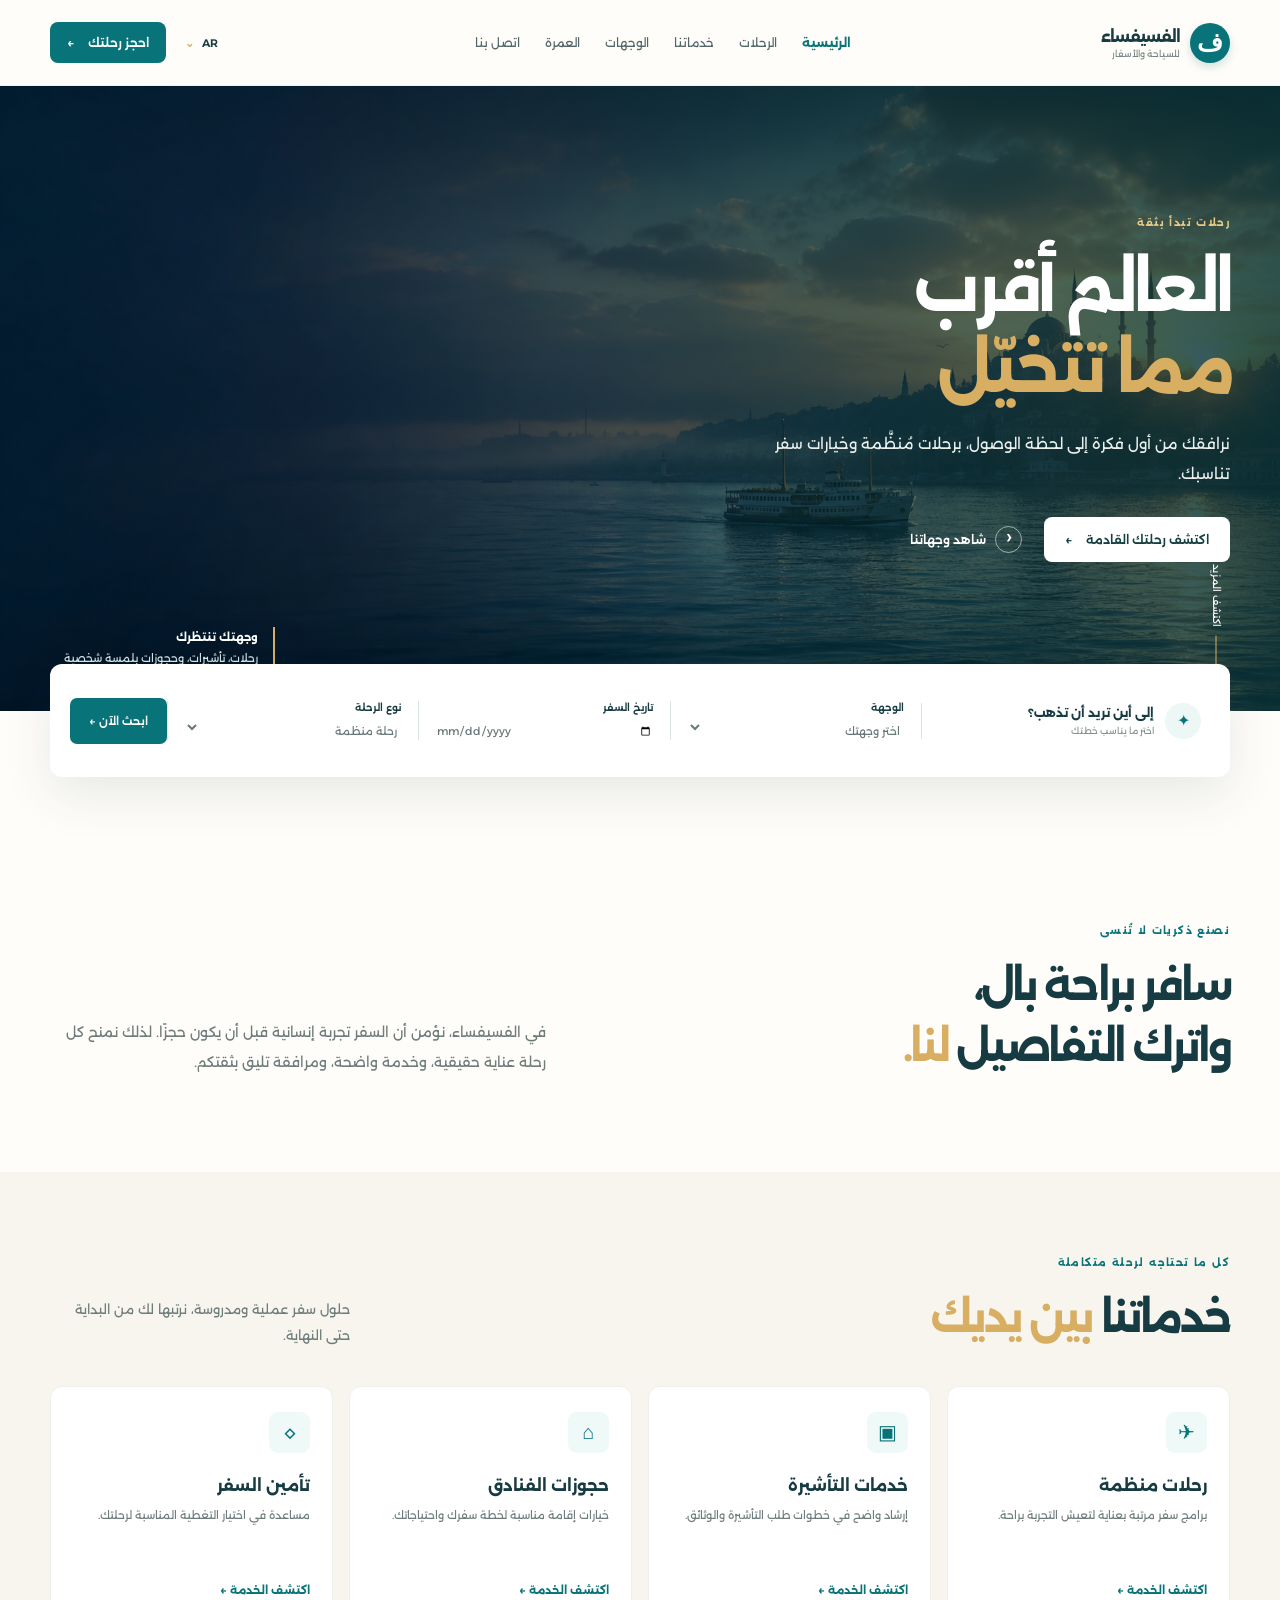
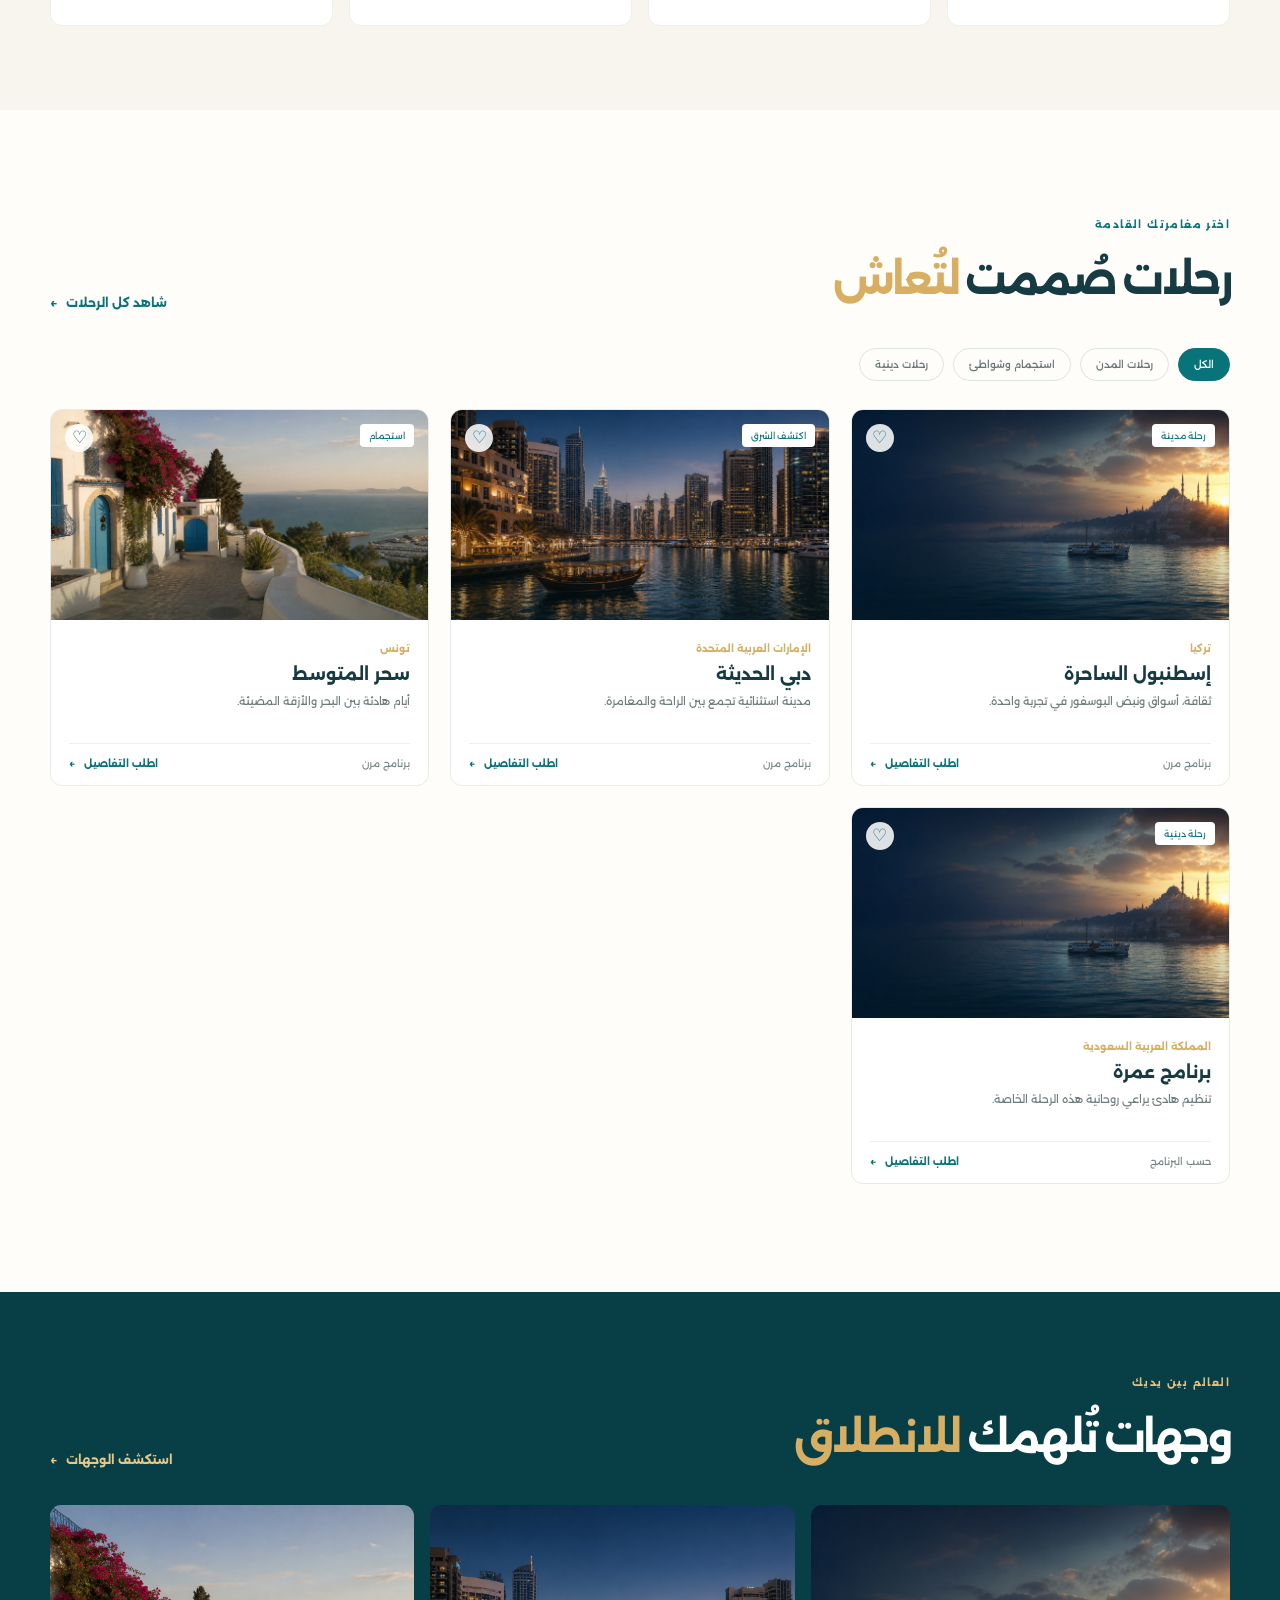
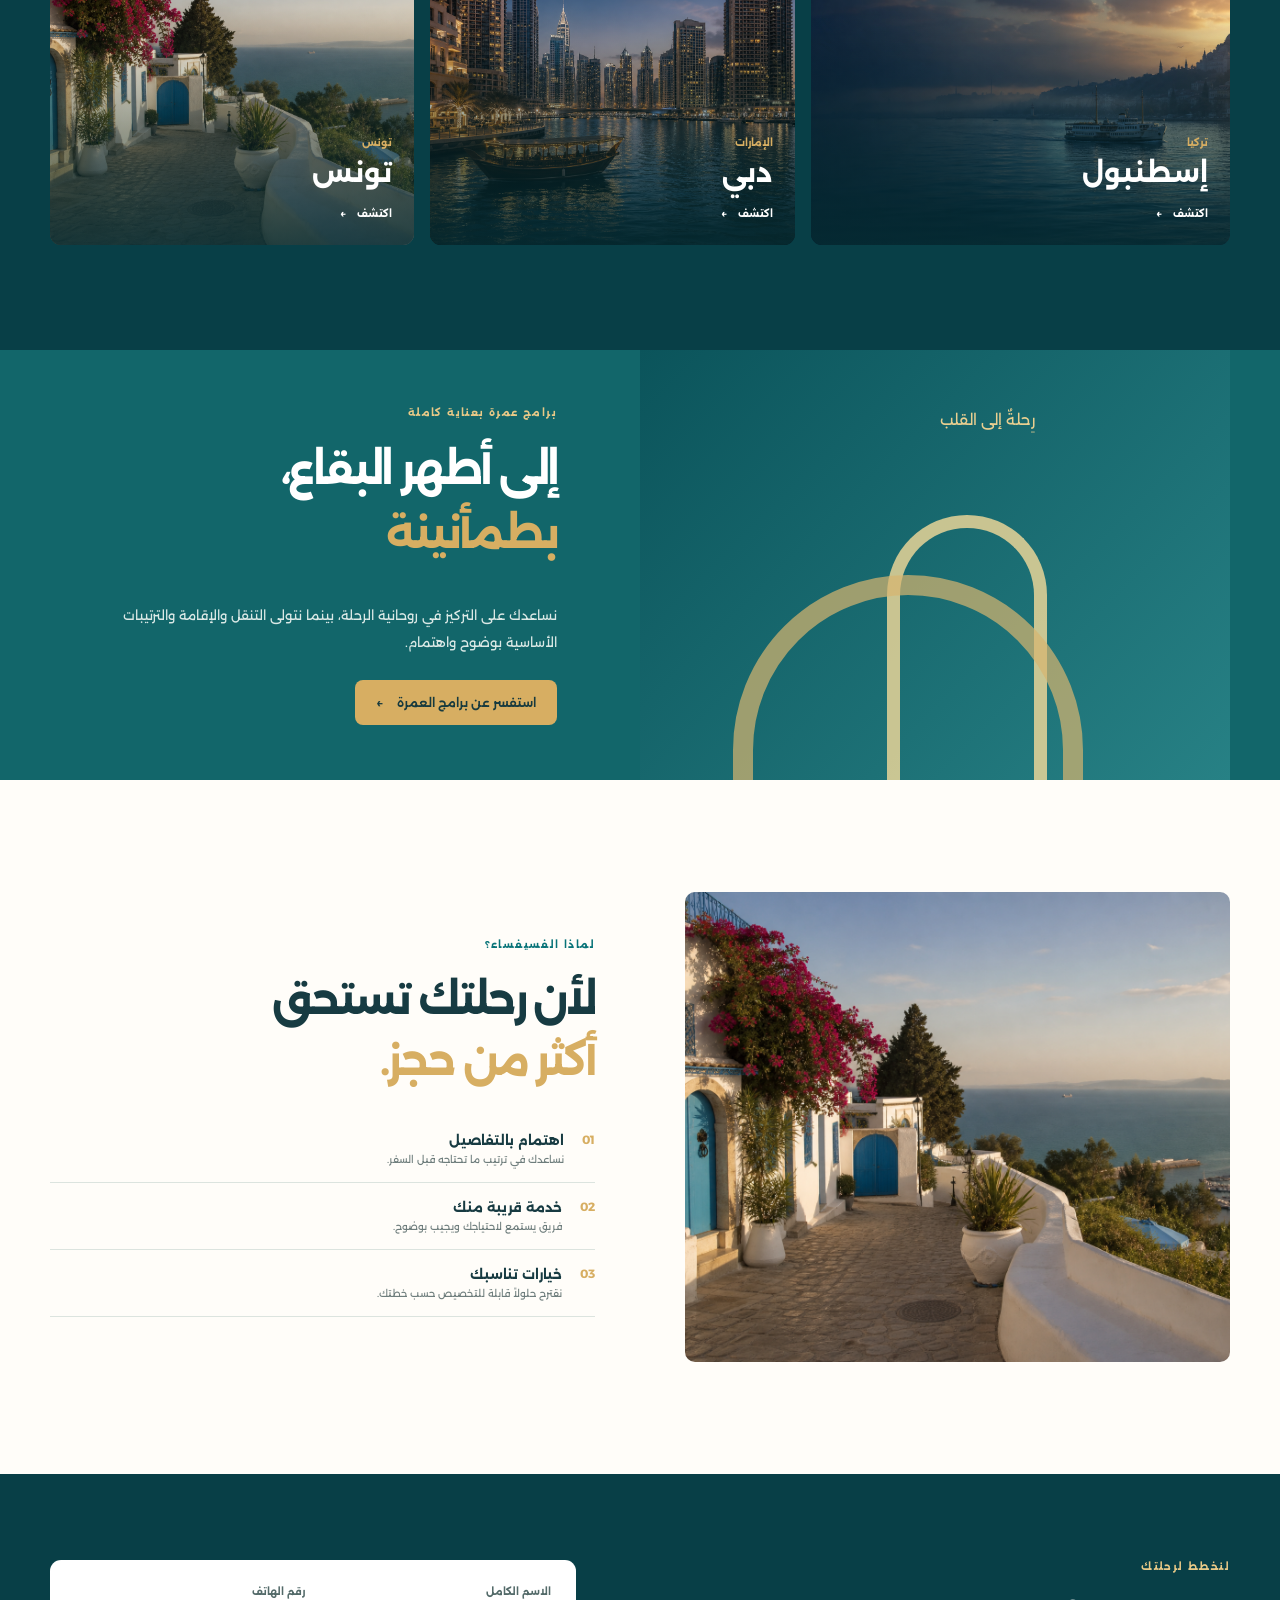
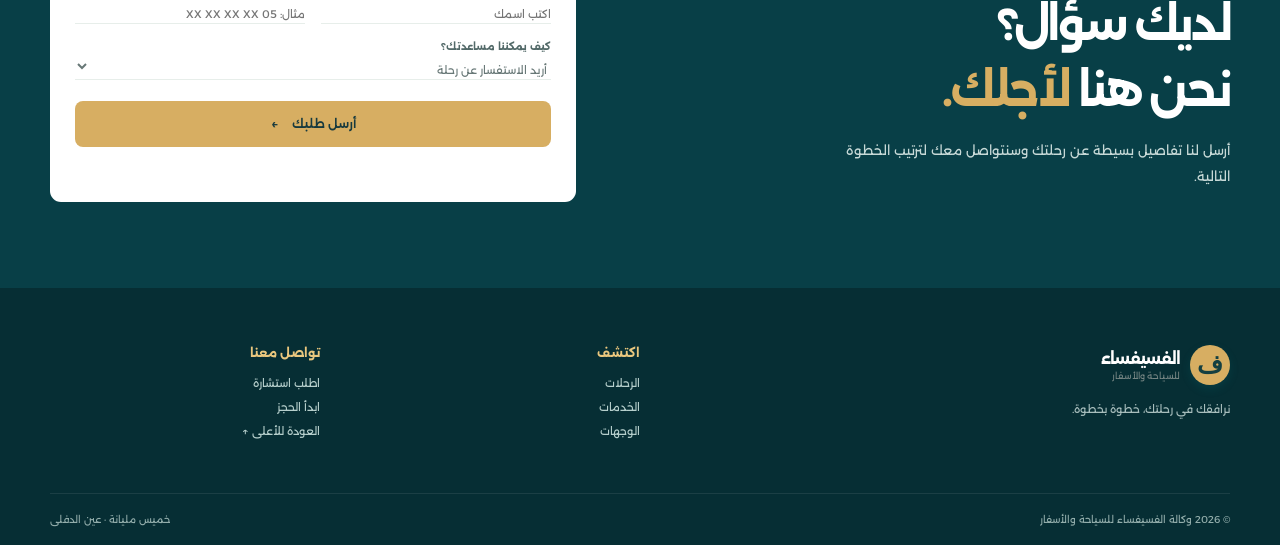
<file: index.html>
<!doctype html>
<html lang="ar" dir="rtl">
<head>
  <meta charset="UTF-8" />
  <meta name="viewport" content="width=device-width, initial-scale=1.0" />
  <meta name="theme-color" content="#076b70" />
  <meta name="description" content="وكالة الفسيفساء للسياحة والأسفار بخميس مليانة، عين الدفلى. رحلات منظمة، تأشيرات، حجوزات فنادق، تذاكر طيران وبرامج عمرة." />
  <meta property="og:title" content="وكالة الفسيفساء للسياحة والأسفار | رحلات، تأشيرات وحجوزات" />
  <meta property="og:description" content="رحلات منظمة، تأشيرات، حجوزات فنادق وتذاكر طيران من خميس مليانة." />
  <meta property="og:type" content="website" />
  <title>وكالة الفسيفساء للسياحة والأسفار | رحلات، تأشيرات وحجوزات</title>
  <link rel="preconnect" href="https://fonts.googleapis.com" />
  <link rel="preconnect" href="https://fonts.gstatic.com" crossorigin />
  <link href="https://fonts.googleapis.com/css2?family=Alexandria:wght@400;500;600;700;800&family=DM+Sans:wght@400;500;600;700&display=swap" rel="stylesheet" />
  <link rel="stylesheet" href="styles.css" />
  <script type="application/ld+json">{"@context":"https://schema.org","@type":"TravelAgency","name":"وكالة الفسيفساء للسياحة والأسفار","alternateName":"Fousyfisa Travel & Tourism","address":{"@type":"PostalAddress","addressLocality":"خميس مليانة","addressRegion":"عين الدفلى","addressCountry":"DZ"},"url":""}</script>
</head>
<body>
  <header class="site-header" id="top">
    <div class="nav-wrap container">
      <a class="brand" href="#top" aria-label="وكالة الفسيفساء للسياحة والأسفار"><span class="brand-symbol">ف</span><span><strong>الفسيفساء</strong><small>للسياحة والأسفار</small></span></a>
      <nav class="main-nav" aria-label="التنقل الرئيسي"><a class="active" href="#top">الرئيسية</a><a href="#packages">الرحلات</a><a href="#services">خدماتنا</a><a href="#destinations">الوجهات</a><a href="#umrah">العمرة</a><a href="#contact">اتصل بنا</a></nav>
      <div class="nav-tools"><button class="lang-switch" type="button" aria-label="Switch language">AR <span>⌄</span></button><a class="nav-cta" href="#booking">احجز رحلتك <span>←</span></a><button class="menu-toggle" type="button" aria-label="فتح القائمة" aria-expanded="false"><i></i><i></i><i></i></button></div>
    </div>
    <div class="mobile-menu container"><a href="#packages">الرحلات</a><a href="#services">خدماتنا</a><a href="#destinations">الوجهات</a><a href="#umrah">العمرة</a><a href="#contact">اتصل بنا</a></div>
  </header>

  <main>
    <section class="hero">
      <img class="hero-photo" src="assets/istanbul-hero.png" alt="منظر إسطنبول عند الغروب" fetchpriority="high" />
      <div class="hero-wash"></div>
      <div class="container hero-content">
        <p class="overline light">رحلات تبدأ بثقة</p>
        <h1>العالم أقرب<br /><em>مما تتخيّل</em></h1>
        <p>نرافقك من أول فكرة إلى لحظة الوصول، برحلات مُنظَّمة وخيارات سفر تناسبك.</p>
        <div class="hero-actions"><a class="button primary" href="#booking">اكتشف رحلتك القادمة <span>←</span></a><a class="watch-link" href="#packages"><b>›</b> شاهد وجهاتنا</a></div>
      </div>
      <a class="hero-scroll" href="#booking"><span></span> اكتشف المزيد</a>
      <div class="hero-card"><strong>وجهتك تنتظرك</strong><span>رحلات، تأشيرات، وحجوزات بلمسة شخصية</span></div>
    </section>

    <section class="booking-area container" id="booking">
      <form class="booking-card" id="booking-form">
        <div class="booking-title"><span class="compass">✦</span><div><b>إلى أين تريد أن تذهب؟</b><small>اختر ما يناسب خطتك</small></div></div>
        <label>الوجهة<select name="destination" required><option value="">اختر وجهتك</option><option>إسطنبول</option><option>دبي</option><option>تونس</option><option>العمرة</option><option>وجهة أخرى</option></select></label>
        <label>تاريخ السفر<input name="date" type="date" /></label>
        <label>نوع الرحلة<select name="type"><option>رحلة منظمة</option><option>إقامة فندقية</option><option>تأشيرة</option><option>عمرة</option></select></label>
        <button class="search-btn" type="submit">ابحث الآن <span>←</span></button>
      </form>
      <p class="form-note" id="booking-feedback" role="status"></p>
    </section>

    <section class="intro container reveal" id="about">
      <div><p class="overline">نصنع ذكريات لا تُنسى</p><h2>سافر براحة بال،<br />واترك التفاصيل <em>لنا.</em></h2></div>
      <p class="intro-copy">في الفسيفساء، نؤمن أن السفر تجربة إنسانية قبل أن يكون حجزًا. لذلك نمنح كل رحلة عناية حقيقية، وخدمة واضحة، ومرافقة تليق بثقتكم.</p>
    </section>

    <section class="services-section" id="services"><div class="container">
      <div class="section-head"><div><p class="overline">كل ما تحتاجه لرحلة متكاملة</p><h2>خدماتنا <em>بين يديك</em></h2></div><p>حلول سفر عملية ومدروسة، نرتبها لك من البداية حتى النهاية.</p></div>
      <div class="services-grid" id="services-grid"></div>
    </div></section>

    <section class="packages-section container reveal" id="packages">
      <div class="section-head"><div><p class="overline">اختر مغامرتك القادمة</p><h2>رحلات صُممت <em>لتُعاش</em></h2></div><a class="text-action" href="offers.html">شاهد كل الرحلات <span>←</span></a></div>
      <div class="package-filters" aria-label="تصفية الرحلات"><button class="selected" data-filter="all">الكل</button><button data-filter="city">رحلات المدن</button><button data-filter="beach">استجمام وشواطئ</button><button data-filter="spiritual">رحلات دينية</button></div>
      <div class="packages-grid" id="packages-grid"></div>
    </section>

    <section class="destinations-section" id="destinations"><div class="container">
      <div class="section-head"><div><p class="overline">العالم بين يديك</p><h2>وجهات تُلهمك <em>للانطلاق</em></h2></div><a class="text-action" href="destinations.html">استكشف الوجهات <span>←</span></a></div>
      <div class="destination-grid" id="destination-grid"></div>
    </div></section>

    <section class="umrah-section" id="umrah"><div class="container umrah-layout"><div class="umrah-visual"><div class="arch"></div><span>رِحلةٌ إلى القلب</span></div><div class="umrah-copy"><p class="overline light">برامج عمرة بعناية كاملة</p><h2>إلى أطهر البقاع،<br /><em>بطمأنينة</em></h2><p>نساعدك على التركيز في روحانية الرحلة، بينما نتولى التنقل والإقامة والترتيبات الأساسية بوضوح واهتمام.</p><a href="#contact" class="button gold">استفسر عن برامج العمرة <span>←</span></a></div></div></section>

    <section class="why-section container reveal"><div class="why-image"><img src="assets/tunis.png" alt="عمارة متوسطية مضيئة" loading="lazy" /></div><div class="why-copy"><p class="overline">لماذا الفسيفساء؟</p><h2>لأن رحلتك تستحق<br /><em>أكثر من حجز.</em></h2><div class="reasons"><div><b>01</b><span><strong>اهتمام بالتفاصيل</strong><small>نساعدك في ترتيب ما تحتاجه قبل السفر.</small></span></div><div><b>02</b><span><strong>خدمة قريبة منك</strong><small>فريق يستمع لاحتياجك ويجيب بوضوح.</small></span></div><div><b>03</b><span><strong>خيارات تناسبك</strong><small>نقترح حلولاً قابلة للتخصيص حسب خطتك.</small></span></div></div></div></section>

    <section class="contact-section" id="contact"><div class="container contact-layout"><div><p class="overline light">لنخطط لرحلتك</p><h2>لديك سؤال؟<br />نحن هنا <em>لأجلك.</em></h2><p>أرسل لنا تفاصيل بسيطة عن رحلتك وسنتواصل معك لترتيب الخطوة التالية.</p></div><form id="contact-form" class="contact-form"><label>الاسم الكامل<input required name="name" minlength="2" placeholder="اكتب اسمك" /></label><label>رقم الهاتف<input required name="phone" inputmode="tel" pattern="[0-9+ ]{7,}" placeholder="مثال: 05 XX XX XX XX" /></label><label>كيف يمكننا مساعدتك؟<select name="subject"><option>أريد الاستفسار عن رحلة</option><option>أحتاج إلى تأشيرة</option><option>أرغب في برنامج عمرة</option><option>طلب آخر</option></select></label><button type="submit" class="button gold">أرسل طلبك <span>←</span></button><p id="contact-feedback" role="status"></p></form></div></section>
  </main>

  <footer><div class="container footer-top"><div><a class="brand light-brand" href="#top"><span class="brand-symbol">ف</span><span><strong>الفسيفساء</strong><small>للسياحة والأسفار</small></span></a><p>نرافقك في رحلتك، خطوة بخطوة.</p></div><div><h3>اكتشف</h3><a href="#packages">الرحلات</a><a href="#services">الخدمات</a><a href="#destinations">الوجهات</a></div><div><h3>تواصل معنا</h3><a href="#contact">اطلب استشارة</a><a href="#booking">ابدأ الحجز</a><a href="#top">العودة للأعلى ↑</a></div></div><div class="container footer-bottom"><span>© 2026 وكالة الفسيفساء للسياحة والأسفار</span><span>خميس مليانة · عين الدفلى</span></div></footer>
  <div class="mobile-cta"><a href="https://wa.me/?text=%D9%85%D8%B1%D8%AD%D8%A8%D8%A7%D8%8C%20%D8%A3%D8%B1%D9%8A%D8%AF%20%D8%A7%D9%84%D8%A7%D8%B3%D8%AA%D9%81%D8%B3%D8%A7%D8%B1%20%D8%B9%D9%86%20%D8%B1%D8%AD%D9%84%D8%A9" target="_blank" rel="noopener">واتساب</a><a href="#contact">اتصل بنا</a></div>
  <script src="data.js"></script><script src="script.js"></script>
</body>
</html>
</file>
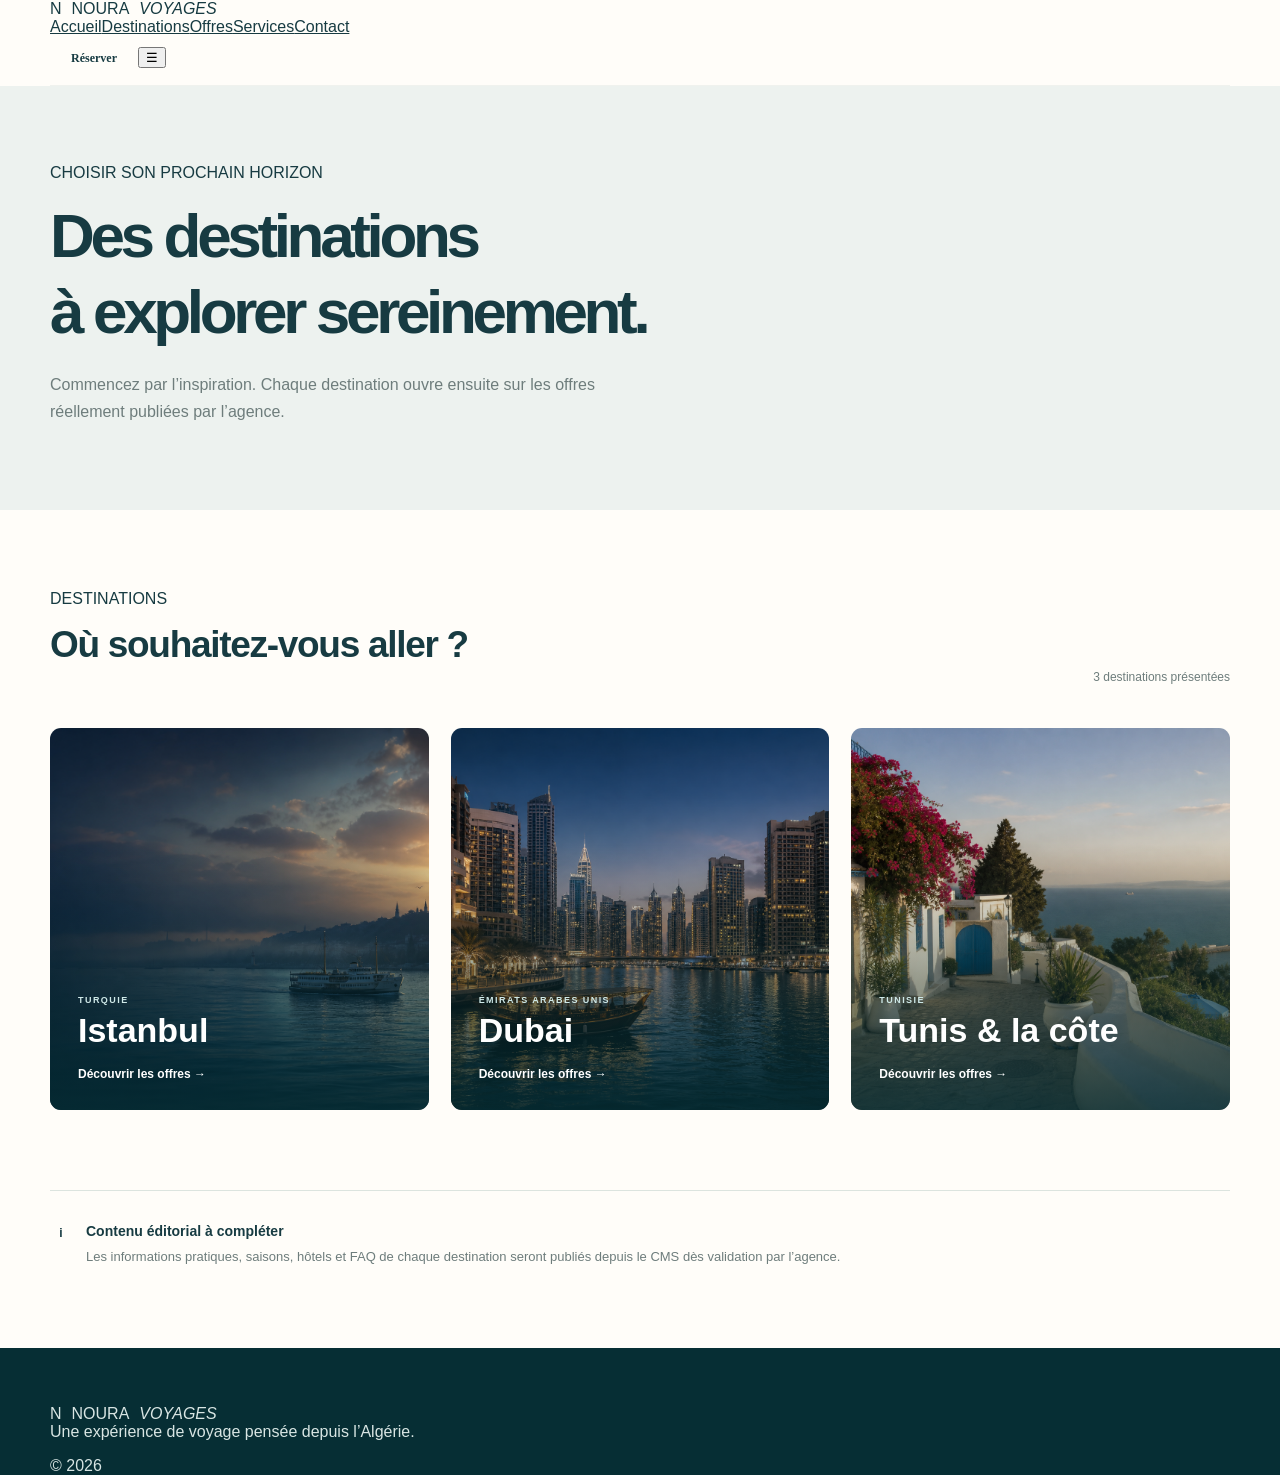
<file: destinations.html>
<!doctype html><html lang="fr"><head><meta charset="UTF-8"><meta name="viewport" content="width=device-width,initial-scale=1.0"><meta name="theme-color" content="#081d33"><title>Destinations — Noura Voyages</title><link rel="preconnect" href="https://fonts.googleapis.com"><link rel="preconnect" href="https://fonts.gstatic.com" crossorigin><link href="https://fonts.googleapis.com/css2?family=DM+Sans:wght@400;500;600;700&family=Playfair+Display:wght@600;700&family=Tajawal:wght@400;500;700&display=swap" rel="stylesheet"><link rel="stylesheet" href="styles.css"><link rel="stylesheet" href="catalog.css"></head><body><header class="site-header container"><a class="brand" href="index.html"><span class="brand-mark">N</span><span>NOURA</span><em>VOYAGES</em></a><nav class="desktop-nav"><a href="index.html">Accueil</a><a href="destinations.html">Destinations</a><a href="offers.html">Offres</a><a href="index.html#services">Services</a><a href="index.html#contact">Contact</a></nav><div class="header-actions"><a class="button button-dark desktop-cta" href="offers.html">Réserver</a><button class="menu-button">☰</button></div></header><main><section class="page-hero"><div class="container"><p class="eyebrow ink">CHOISIR SON PROCHAIN HORIZON</p><h1>Des destinations<br>à explorer sereinement.</h1><p>Commencez par l’inspiration. Chaque destination ouvre ensuite sur les offres réellement publiées par l’agence.</p></div></section><section class="catalog container"><div class="catalog-head"><div><p class="eyebrow ink">DESTINATIONS</p><h2>Où souhaitez-vous aller ?</h2></div><p class="catalog-count">3 destinations présentées</p></div><div class="destination-grid"><a class="destination-card" href="offers.html?destination=istanbul"><img src="assets/istanbul-hero.png" alt="Istanbul"><span class="destination-overlay"></span><div><p>Turquie</p><h3>Istanbul</h3><span>Découvrir les offres →</span></div></a><a class="destination-card" href="offers.html?destination=dubai"><img src="assets/dubai.png" alt="Dubai Marina"><span class="destination-overlay"></span><div><p>Émirats arabes unis</p><h3>Dubai</h3><span>Découvrir les offres →</span></div></a><a class="destination-card" href="offers.html?destination=tunis"><img src="assets/tunis.png" alt="Sidi Bou Saïd"><span class="destination-overlay"></span><div><p>Tunisie</p><h3>Tunis & la côte</h3><span>Découvrir les offres →</span></div></a></div></section><section class="data-notice container"><span>i</span><div><strong>Contenu éditorial à compléter</strong><p>Les informations pratiques, saisons, hôtels et FAQ de chaque destination seront publiés depuis le CMS dès validation par l’agence.</p></div></section></main><footer><div class="container footer-inner"><a class="brand" href="index.html"><span class="brand-mark">N</span><span>NOURA</span><em>VOYAGES</em></a><p>Une expérience de voyage pensée depuis l’Algérie.</p><span>© 2026</span></div></footer></body></html>
</file>
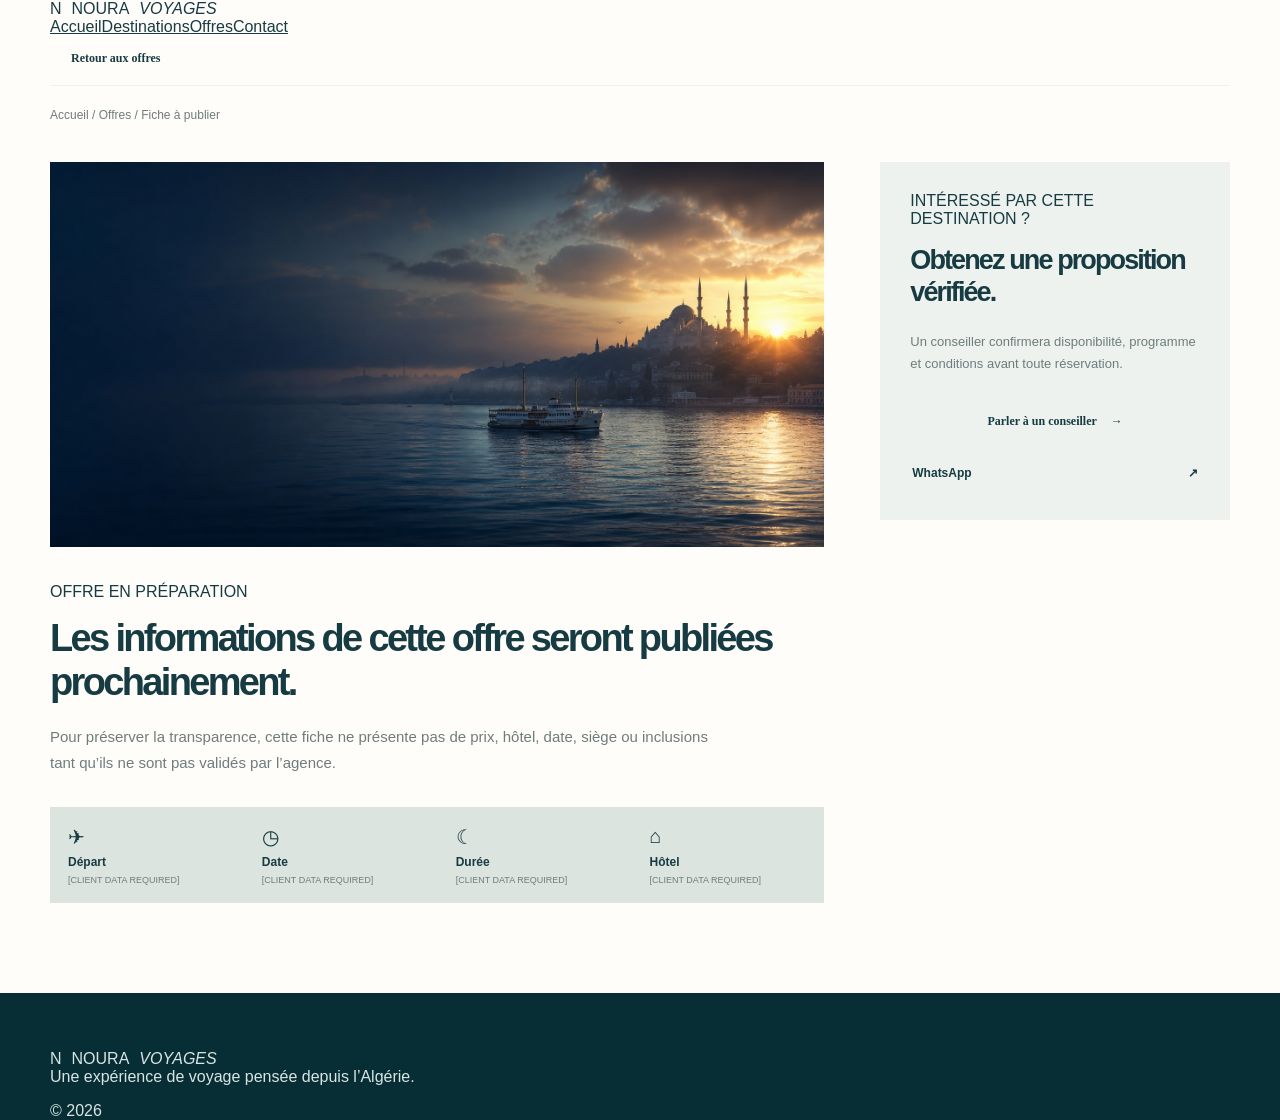
<file: offer-detail.html>
<!doctype html><html lang="fr"><head><meta charset="UTF-8"><meta name="viewport" content="width=device-width,initial-scale=1.0"><meta name="theme-color" content="#081d33"><title>Détail de l’offre — Noura Voyages</title><link rel="preconnect" href="https://fonts.googleapis.com"><link rel="preconnect" href="https://fonts.gstatic.com" crossorigin><link href="https://fonts.googleapis.com/css2?family=DM+Sans:wght@400;500;600;700&family=Playfair+Display:wght@600;700&family=Tajawal:wght@400;500;700&display=swap" rel="stylesheet"><link rel="stylesheet" href="styles.css"><link rel="stylesheet" href="catalog.css"></head><body><header class="site-header container"><a class="brand" href="index.html"><span class="brand-mark">N</span><span>NOURA</span><em>VOYAGES</em></a><nav class="desktop-nav"><a href="index.html">Accueil</a><a href="destinations.html">Destinations</a><a href="offers.html">Offres</a><a href="index.html#contact">Contact</a></nav><a class="button button-dark desktop-cta" href="offers.html">Retour aux offres</a></header><main><div class="breadcrumb container"><a href="index.html">Accueil</a><span> / </span><a href="offers.html">Offres</a><span> / </span>Fiche à publier</div><section class="detail-grid container"><div><div class="detail-gallery"><img src="assets/istanbul-hero.png" alt="Destination de l'offre"></div><p class="eyebrow ink">OFFRE EN PRÉPARATION</p><h1>Les informations de cette offre seront publiées prochainement.</h1><p class="detail-lead">Pour préserver la transparence, cette fiche ne présente pas de prix, hôtel, date, siège ou inclusions tant qu’ils ne sont pas validés par l’agence.</p><div class="info-grid"><div><span>✈</span><b>Départ</b><small>[CLIENT DATA REQUIRED]</small></div><div><span>◷</span><b>Date</b><small>[CLIENT DATA REQUIRED]</small></div><div><span>☾</span><b>Durée</b><small>[CLIENT DATA REQUIRED]</small></div><div><span>⌂</span><b>Hôtel</b><small>[CLIENT DATA REQUIRED]</small></div></div></div><aside class="booking-summary"><p class="eyebrow ink">INTÉRESSÉ PAR CETTE DESTINATION ?</p><h2>Obtenez une proposition vérifiée.</h2><p>Un conseiller confirmera disponibilité, programme et conditions avant toute réservation.</p><a href="offers.html#request" class="button button-dark">Parler à un conseiller <span>→</span></a><a href="https://wa.me/" class="summary-whatsapp">WhatsApp <span>↗</span></a></aside></section></main><footer><div class="container footer-inner"><a class="brand" href="index.html"><span class="brand-mark">N</span><span>NOURA</span><em>VOYAGES</em></a><p>Une expérience de voyage pensée depuis l’Algérie.</p><span>© 2026</span></div></footer></body></html>
</file>
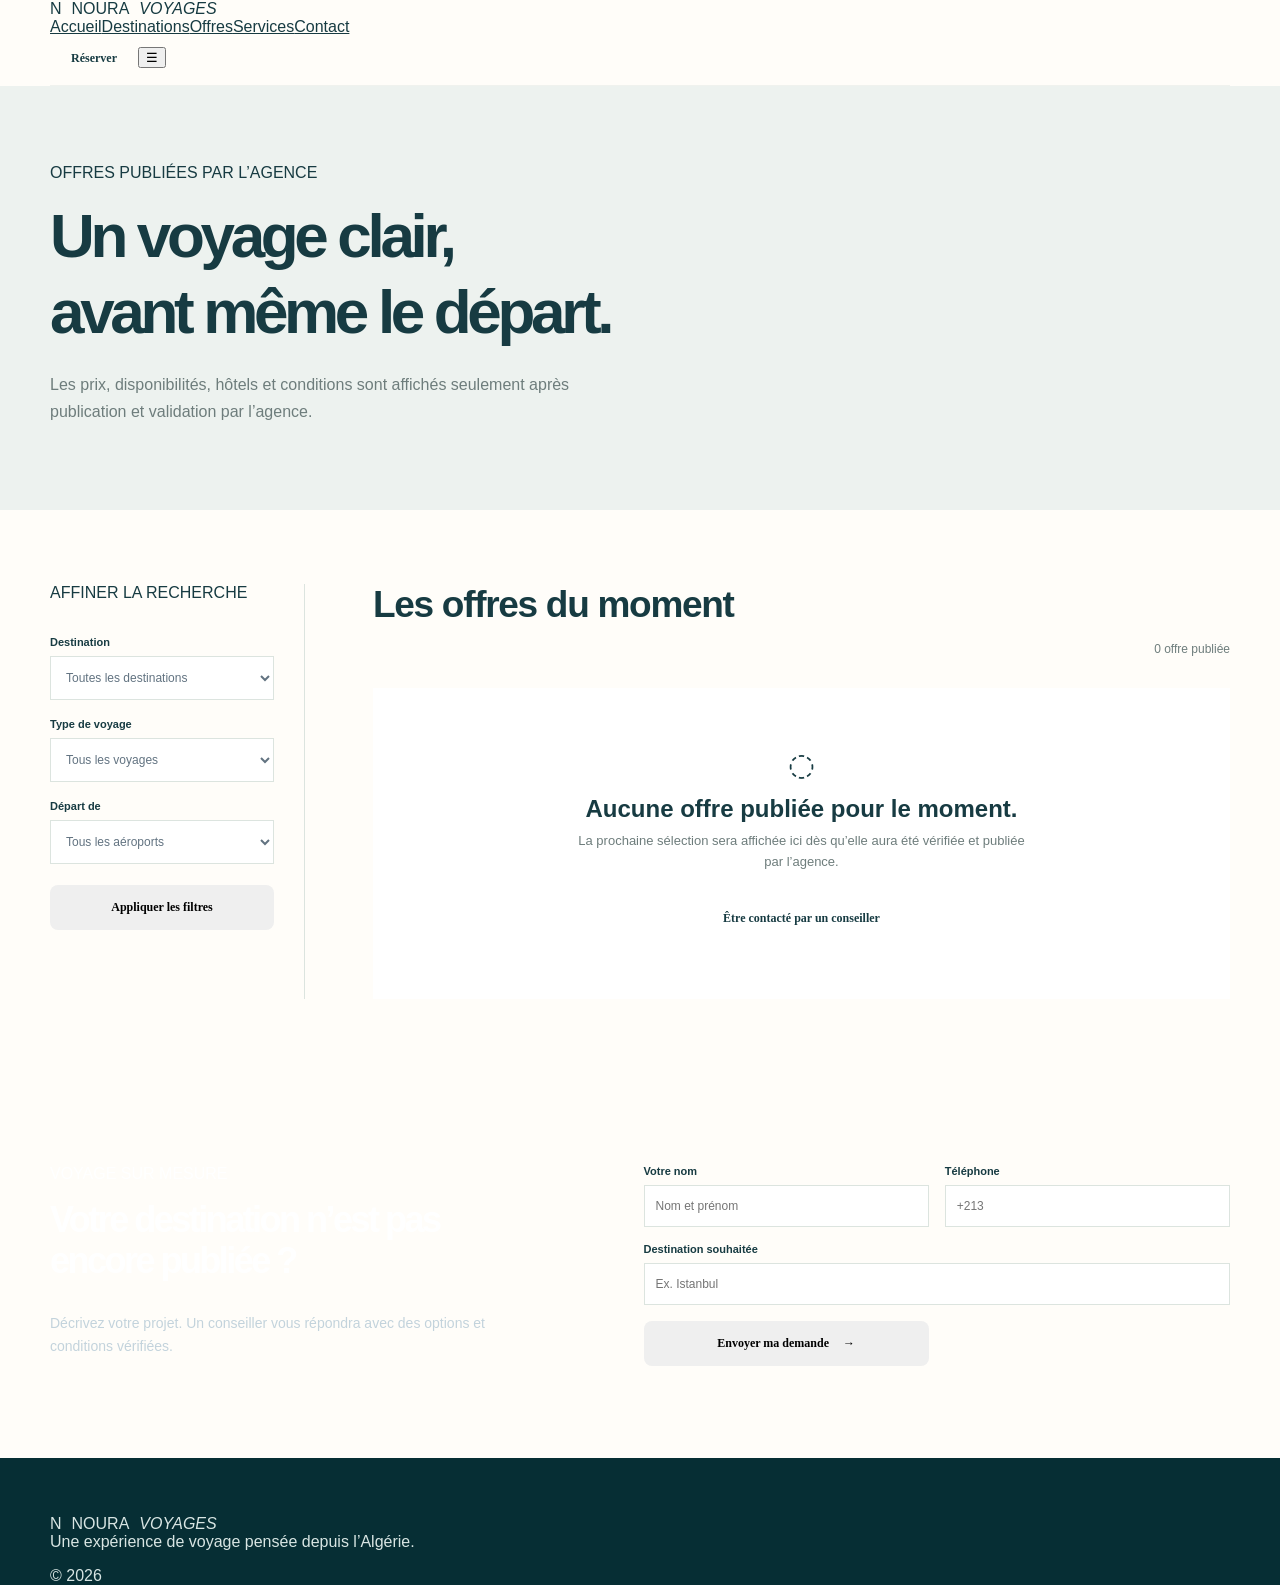
<file: offers.html>
<!doctype html><html lang="fr"><head><meta charset="UTF-8"><meta name="viewport" content="width=device-width,initial-scale=1.0"><meta name="theme-color" content="#081d33"><title>Offres — Noura Voyages</title><link rel="preconnect" href="https://fonts.googleapis.com"><link rel="preconnect" href="https://fonts.gstatic.com" crossorigin><link href="https://fonts.googleapis.com/css2?family=DM+Sans:wght@400;500;600;700&family=Playfair+Display:wght@600;700&family=Tajawal:wght@400;500;700&display=swap" rel="stylesheet"><link rel="stylesheet" href="styles.css"><link rel="stylesheet" href="catalog.css"></head><body><header class="site-header container"><a class="brand" href="index.html"><span class="brand-mark">N</span><span>NOURA</span><em>VOYAGES</em></a><nav class="desktop-nav"><a href="index.html">Accueil</a><a href="destinations.html">Destinations</a><a href="offers.html">Offres</a><a href="index.html#services">Services</a><a href="index.html#contact">Contact</a></nav><div class="header-actions"><a class="button button-dark desktop-cta" href="#request">Réserver</a><button class="menu-button">☰</button></div></header><main><section class="page-hero offer-page-hero"><div class="container"><p class="eyebrow ink">OFFRES PUBLIÉES PAR L’AGENCE</p><h1>Un voyage clair,<br>avant même le départ.</h1><p>Les prix, disponibilités, hôtels et conditions sont affichés seulement après publication et validation par l’agence.</p></div></section><section class="offers-layout container"><aside class="filters"><p class="eyebrow ink">AFFINER LA RECHERCHE</p><label>Destination<select id="destination-filter"><option value="all">Toutes les destinations</option><option value="istanbul">Istanbul</option><option value="dubai">Dubai</option><option value="tunis">Tunis</option></select></label><label>Type de voyage<select><option>Tous les voyages</option><option>Séjour</option><option>Circuit</option><option>Omra</option></select></label><label>Départ de<select><option>Tous les aéroports</option><option>Alger</option><option>Oran</option><option>Constantine</option></select></label><button class="button button-dark" id="filter-button">Appliquer les filtres</button></aside><div class="offer-results"><div class="results-head"><h2>Les offres du moment</h2><span id="result-count">0 offre publiée</span></div><div class="empty-state"><span>◌</span><h3>Aucune offre publiée pour le moment.</h3><p>La prochaine sélection sera affichée ici dès qu’elle aura été vérifiée et publiée par l’agence.</p><a class="button button-dark" href="#request">Être contacté par un conseiller</a></div></div></section><section class="request-section" id="request"><div class="container request-box"><div><p class="eyebrow">VOYAGE SUR MESURE</p><h2>Votre destination n’est pas encore publiée ?</h2><p>Décrivez votre projet. Un conseiller vous répondra avec des options et conditions vérifiées.</p></div><form id="offer-request"><label>Votre nom<input required placeholder="Nom et prénom"></label><label>Téléphone<input required inputmode="tel" placeholder="+213"></label><label>Destination souhaitée<input placeholder="Ex. Istanbul"></label><button class="button button-accent">Envoyer ma demande <span>→</span></button><p class="form-feedback" role="status"></p></form></div></section></main><footer><div class="container footer-inner"><a class="brand" href="index.html"><span class="brand-mark">N</span><span>NOURA</span><em>VOYAGES</em></a><p>Une expérience de voyage pensée depuis l’Algérie.</p><span>© 2026</span></div></footer><script src="offers.js"></script></body></html>
</file>
<file: styles.css>
:root{--teal:#087378;--deep:#083f47;--ink:#173b42;--gold:#d7ae62;--sand:#f8f5ee;--cream:#fffdf9;--muted:#6e7d7c;--line:#dce4df;--shadow:0 18px 50px rgba(17,63,65,.1)}*{box-sizing:border-box}html{scroll-behavior:smooth}body{margin:0;background:var(--cream);color:var(--ink);font-family:Alexandria,Arial,sans-serif}.container{width:min(1180px,calc(100% - 64px));margin-inline:auto}a{color:inherit}.site-header{height:86px;background:#fffdf9;position:relative;z-index:10;border-bottom:1px solid rgba(14,72,75,.06)}.nav-wrap{height:100%;display:flex;align-items:center;justify-content:space-between;gap:25px;direction:rtl}.brand{display:flex;gap:10px;text-decoration:none;align-items:center;white-space:nowrap}.brand-symbol{display:grid;place-items:center;width:40px;height:40px;border-radius:50%;color:#fff;background:var(--teal);font-family:serif;font-weight:bold;font-size:25px;box-shadow:0 4px 10px #08737833}.brand strong{display:block;font-size:16px;letter-spacing:-.07em}.brand small{display:block;font-size:9px;color:#758583;margin-top:2px}.main-nav{display:flex;align-items:center;gap:25px}.main-nav a{font-size:12px;text-decoration:none;color:#526668;transition:color .2s}.main-nav a:hover,.main-nav .active{color:var(--teal);font-weight:700}.nav-tools{display:flex;gap:13px;align-items:center}.lang-switch{font:600 11px Alexandria;border:0;background:transparent;color:var(--ink);cursor:pointer}.lang-switch span{margin-right:5px;color:var(--gold)}.nav-cta,.button{display:inline-flex;align-items:center;justify-content:center;gap:14px;border:0;text-decoration:none;cursor:pointer;font:600 12px Alexandria;transition:transform .25s,filter .25s}.nav-cta{background:var(--teal);color:#fff;border-radius:8px;padding:13px 17px}.nav-cta:hover,.button:hover{filter:brightness(1.04);transform:translateY(-2px)}.menu-toggle{display:none;border:0;background:none;width:28px;padding:2px}.menu-toggle i{display:block;width:23px;height:2px;background:var(--teal);margin:5px 0}.mobile-menu{display:none}.hero{min-height:625px;position:relative;isolation:isolate;color:#fff;overflow:hidden}.hero-photo,.hero-wash{position:absolute;inset:0;width:100%;height:100%;object-fit:cover;z-index:-2}.hero-wash{z-index:-1;background:linear-gradient(90deg,rgba(2,30,34,.18),transparent 50%),linear-gradient(270deg,rgba(4,47,51,.83),rgba(4,47,51,.58) 38%,rgba(4,47,51,.05) 76%)}.hero-content{padding-top:130px}.overline{font-size:10px;font-weight:700;color:var(--teal);letter-spacing:.14em;margin:0 0 18px}.overline.light{color:#e8c987}h1,h2,h3,p{margin-top:0}h1,h2{letter-spacing:-.07em}h1{font-size:clamp(46px,5.2vw,74px);line-height:1.22;margin-bottom:20px}h1 em,h2 em{font-style:normal;color:var(--gold)}.hero-content>p:not(.overline){max-width:470px;font-size:15px;line-height:2;color:#e8efec;margin-bottom:28px}.hero-actions{display:flex;gap:22px;align-items:center}.button{border-radius:8px;padding:15px 21px}.primary{color:#153f40;background:#fff}.gold{background:var(--gold);color:#173a3e}.watch-link{font-size:12px;font-weight:600;text-decoration:none;display:flex;align-items:center;gap:9px}.watch-link b{width:27px;height:27px;border:1px solid #fff8;border-radius:50%;display:grid;place-items:center;font-size:22px;line-height:1;font-weight:400;transform:rotate(180deg)}.hero-card{position:absolute;bottom:42px;left:max(5%,calc((100% - 1180px)/2));border-right:2px solid var(--gold);padding-right:15px;font-size:11px;line-height:1.9}.hero-card strong,.hero-card span{display:block}.hero-card span{color:#dae7e4}.hero-scroll{position:absolute;bottom:37px;right:max(5%,calc((100% - 1180px)/2));display:flex;gap:9px;align-items:center;color:#fff;text-decoration:none;font-size:10px;transform:rotate(90deg);transform-origin:right}.hero-scroll span{width:32px;height:1px;background:var(--gold)}.booking-area{position:relative;z-index:2;margin-top:-47px}.booking-card{min-height:113px;background:#fff;box-shadow:var(--shadow);border-radius:12px;padding:19px 20px;display:grid;grid-template-columns:1.15fr 1fr 1fr 1fr auto;align-items:center;gap:0}.booking-title{display:flex;align-items:center;gap:11px;padding-inline:9px 22px;border-left:1px solid var(--line)}.compass{width:36px;height:36px;border-radius:50%;display:grid;place-items:center;background:#edf7f5;color:var(--teal)}.booking-title b,.booking-title small{display:block}.booking-title b{font-size:12px}.booking-title small{font-size:9px;color:#82908e;margin-top:5px}.booking-card label{min-width:0;padding:0 17px;border-left:1px solid var(--line);font-size:10px;font-weight:600}.booking-card select,.booking-card input,.contact-form select,.contact-form input{font:400 11px Alexandria;color:#687877;border:0;outline:0;background:transparent;width:100%;padding:9px 0 1px}.search-btn{border:0;border-radius:7px;background:var(--teal);color:#fff;padding:16px 19px;font:600 11px Alexandria;white-space:nowrap;cursor:pointer}.form-note{min-height:18px;margin:7px 13px;color:var(--teal);font-size:11px}.intro{display:grid;grid-template-columns:1fr .85fr;align-items:end;gap:100px;padding:115px 0 95px}.intro h2,.section-head h2,.why-copy h2{font-size:42px;line-height:1.45;margin:0}.intro-copy{font-size:14px;line-height:2.15;color:var(--muted);margin:0}.services-section{background:var(--sand);padding:84px 0}.section-head{display:flex;justify-content:space-between;align-items:end;gap:30px;margin-bottom:38px}.section-head>p{max-width:300px;color:var(--muted);font-size:13px;line-height:2;margin:0}.text-action{font-size:12px;font-weight:700;color:var(--teal);text-decoration:none;white-space:nowrap}.text-action span,.card-footer i{font-style:normal;margin-right:6px}.services-grid{display:grid;grid-template-columns:repeat(4,1fr);gap:16px}.service-card{background:#fff;border:1px solid #edf0ec;border-radius:12px;padding:25px 22px;min-height:240px;transition:transform .25s,box-shadow .25s}.service-card:hover{transform:translateY(-5px);box-shadow:var(--shadow)}.service-icon{display:grid;place-items:center;width:41px;height:41px;border-radius:9px;color:var(--teal);background:#eff9f7;font-size:20px}.service-card h3{font-size:16px;margin:23px 0 10px}.service-card p{font-size:11px;line-height:1.9;color:var(--muted);min-height:63px}.service-card a{font-size:11px;color:var(--teal);text-decoration:none;font-weight:700}.packages-section{padding:108px 0}.package-filters{display:flex;gap:9px;margin-bottom:28px}.package-filters button{background:transparent;color:#657877;border:1px solid #dbe4e0;border-radius:20px;padding:9px 15px;cursor:pointer;font:500 10px Alexandria}.package-filters .selected{background:var(--teal);border-color:var(--teal);color:#fff}.packages-grid{display:grid;grid-template-columns:repeat(3,1fr);gap:21px}.package-card{border:1px solid #e5ebe7;border-radius:12px;overflow:hidden;background:#fff}.package-image{height:210px;position:relative;overflow:hidden}.package-image img{width:100%;height:100%;object-fit:cover;transition:transform .6s}.package-card:hover img{transform:scale(1.05)}.package-image:after{content:"";position:absolute;inset:0;background:linear-gradient(0deg,#082d3248,transparent 55%)}.tag,.package-image button{position:absolute;z-index:1;top:14px}.tag{right:14px;background:#fff;color:var(--teal);border-radius:4px;font-size:9px;padding:6px 9px}.package-image button{left:14px;width:28px;height:28px;border:0;border-radius:50%;background:#fffd;color:var(--teal);font-size:17px;cursor:pointer}.package-info{padding:17px 18px 15px}.package-info small,.destination-card small{font-size:10px;color:var(--gold);font-weight:700}.package-info h3{font-size:17px;margin:8px 0}.package-info p{font-size:11px;line-height:1.8;color:var(--muted);min-height:40px}.card-footer{padding-top:13px;border-top:1px solid #edf0ed;display:flex;align-items:center;justify-content:space-between;font-size:10px;color:#758583}.card-footer a{font-weight:700;color:var(--teal);text-decoration:none}.destinations-section{padding:84px 0 105px;background:var(--deep);color:#fff}.destinations-section .overline{color:#e5c27e}.destinations-section .text-action{color:#e7c887}.destination-grid{display:grid;grid-template-columns:1.15fr 1fr 1fr;gap:16px}.destination-card{height:340px;position:relative;display:block;overflow:hidden;border-radius:11px;color:#fff;text-decoration:none}.destination-card img{height:100%;width:100%;object-fit:cover;transition:transform .6s}.destination-card:hover img{transform:scale(1.05)}.destination-card>span{position:absolute;inset:0;background:linear-gradient(0deg,#062f35cc,transparent 70%)}.destination-card div{position:absolute;bottom:24px;right:22px}.destination-card h3{font-size:27px;margin:6px 0 13px}.destination-card b{font-size:10px}.destination-card i{font-style:normal;margin-right:8px}.umrah-section{color:#fff;background:#12666a}.umrah-layout{min-height:430px;display:grid;grid-template-columns:1fr 1fr;align-items:center}.umrah-visual{height:100%;position:relative;overflow:hidden;background:linear-gradient(135deg,#0b545b,#278185)}.umrah-visual:after{content:"";position:absolute;width:310px;height:310px;border:20px solid #d8b66f;opacity:.7;border-radius:50% 50% 0 0;bottom:-145px;right:25%}.arch{position:absolute;width:160px;height:265px;border:13px solid #f5db9a;border-bottom:0;border-radius:90px 90px 0 0;bottom:0;right:31%;opacity:.8}.umrah-visual span{position:absolute;z-index:2;top:60px;right:33%;color:#e9cf90;font-size:15px}.umrah-copy{padding-right:83px}.umrah-copy h2{font-size:43px;line-height:1.5}.umrah-copy>p:not(.overline){max-width:440px;color:#dbe9e6;font-size:13px;line-height:2.1;margin:14px 0 24px}.why-section{display:grid;grid-template-columns:1fr 1fr;gap:90px;align-items:center;padding:112px 0}.why-image{height:470px;border-radius:10px;overflow:hidden}.why-image img{height:100%;width:100%;object-fit:cover}.reasons{margin-top:25px}.reasons>div{display:flex;gap:18px;border-bottom:1px solid var(--line);padding:16px 0}.reasons b{font-size:12px;color:var(--gold)}.reasons strong,.reasons small{display:block}.reasons strong{font-size:13px;margin-bottom:5px}.reasons small{font-size:10px;color:var(--muted)}.contact-section{background:#083f47;color:#fff;padding:86px 0}.contact-layout{display:grid;grid-template-columns:1fr .95fr;gap:100px}.contact-layout h2{font-size:45px;line-height:1.45;margin-bottom:15px}.contact-layout>div>p:not(.overline){font-size:13px;line-height:2;color:#c7d9d7;max-width:400px}.contact-form{background:#fff;border-radius:11px;padding:25px;color:var(--ink);display:grid;grid-template-columns:1fr 1fr;gap:16px}.contact-form label{font-size:10px;font-weight:700;color:#536a69;border-bottom:1px solid #e7eeea}.contact-form label:last-of-type{grid-column:span 2}.contact-form .button{grid-column:span 2;margin-top:5px}.contact-form p{grid-column:span 2;font-size:10px;color:var(--teal);min-height:14px;margin:0}footer{background:#062e34;color:#d8e5e3;padding-top:57px}.footer-top{display:grid;grid-template-columns:2fr 1fr 1fr;gap:50px;padding-bottom:45px}.light-brand{color:#fff}.light-brand .brand-symbol{background:var(--gold);color:#143f41}.footer-top>div>p{font-size:11px;color:#a8bebd;margin-top:17px}.footer-top h3{font-size:12px;margin:0 0 16px;color:#e9c77e}.footer-top a:not(.brand){font-size:11px;color:#b6cfcc;text-decoration:none;display:block;margin:10px 0}.footer-bottom{border-top:1px solid #ffffff15;display:flex;justify-content:space-between;padding:19px 0;color:#92adab;font-size:10px}.mobile-cta{display:none}.reveal{opacity:0;transform:translateY(22px);transition:opacity .7s,transform .7s}.reveal.visible{opacity:1;transform:none}
@media(max-width:900px){.main-nav{display:none}.menu-toggle{display:block}.mobile-menu{background:#fff;box-shadow:0 15px 25px #0001;max-height:0;overflow:hidden;transition:max-height .3s;display:block}.menu-open .mobile-menu{max-height:260px;padding:10px 32px 20px}.mobile-menu a{display:block;padding:11px 0;text-decoration:none;font-size:12px;border-bottom:1px solid #eef1ef}.booking-card{grid-template-columns:1fr 1fr}.booking-title{grid-column:span 2;padding-bottom:12px;margin-bottom:11px}.booking-card label{padding:8px 14px}.search-btn{margin:8px 14px;grid-column:span 2}.services-grid{grid-template-columns:repeat(2,1fr)}.packages-grid{grid-template-columns:repeat(2,1fr)}.intro,.why-section,.contact-layout{gap:45px}.umrah-copy{padding-right:40px}.hero-scroll{display:none}}
@media(max-width:600px){body{padding-bottom:56px}.container{width:calc(100% - 32px)}.site-header{height:70px}.brand-symbol{width:34px;height:34px;font-size:21px}.brand strong{font-size:14px}.nav-cta,.lang-switch{display:none}.hero{min-height:555px}.hero-wash{background:linear-gradient(270deg,#063d42d9,#063d4288 57%,#063d4222)}.hero-content{padding-top:102px}.hero-content h1{font-size:45px}.hero-content>p:not(.overline){font-size:13px;max-width:330px}.hero-actions{align-items:flex-start;flex-direction:column;gap:17px}.hero-card{bottom:25px;left:16px;font-size:9px}.booking-area{margin-top:-26px}.booking-card{padding:15px 8px;border-radius:10px}.booking-card label{font-size:9px;padding:8px}.booking-card label:nth-of-type(2){border-left:0}.booking-title{border-left:0;padding:0 10px 10px}.search-btn{margin:8px;width:calc(100% - 16px)}.intro{grid-template-columns:1fr;padding:74px 0 60px;gap:20px}.intro h2,.section-head h2,.why-copy h2{font-size:31px}.intro-copy{font-size:12px}.services-section{padding:61px 0}.section-head{align-items:start;display:block;margin-bottom:26px}.section-head>p{margin-top:14px;font-size:11px}.section-head .text-action{display:inline-block;margin-top:18px}.services-grid{grid-template-columns:1fr 1fr;gap:10px}.service-card{min-height:205px;padding:17px 14px}.service-card h3{font-size:13px;margin:15px 0 8px}.service-card p{font-size:9px;line-height:1.8;min-height:55px}.service-card a{font-size:9px}.packages-section{padding:68px 0}.package-filters{overflow:auto;padding-bottom:5px;white-space:nowrap}.packages-grid{grid-template-columns:1fr;gap:15px}.package-image{height:205px}.destination-grid{grid-template-columns:1fr;gap:10px}.destination-card{height:225px}.destination-card h3{font-size:23px}.destinations-section{padding:61px 0}.umrah-layout{grid-template-columns:1fr;min-height:0}.umrah-visual{height:215px}.umrah-copy{padding:48px 0}.umrah-copy h2,.contact-layout h2{font-size:33px}.why-section{grid-template-columns:1fr;padding:70px 0;gap:30px}.why-image{height:310px}.contact-section{padding:60px 0}.contact-layout{grid-template-columns:1fr;gap:30px}.contact-form{grid-template-columns:1fr;padding:19px}.contact-form label:last-of-type,.contact-form .button,.contact-form p{grid-column:span 1}.footer-top{grid-template-columns:1fr 1fr;gap:25px}.footer-top>div:first-child{grid-column:span 2}.footer-bottom{display:block;line-height:2}.footer-bottom span{display:block}.mobile-cta{position:fixed;z-index:20;bottom:0;right:0;left:0;height:56px;background:#fff;box-shadow:0 -4px 16px #0002;display:grid;grid-template-columns:1fr 1fr;padding:7px;gap:8px}.mobile-cta a{display:grid;place-items:center;text-decoration:none;border-radius:6px;background:var(--teal);color:#fff;font-size:11px;font-weight:700}.mobile-cta a:last-child{background:#edf5f4;color:var(--teal)}}
</file>
<file: catalog.css>
.page-hero{padding:78px 0 84px;background:#edf2ef}.page-hero h1{font-size:clamp(42px,5vw,62px);color:var(--navy)}.page-hero>div>p:last-child{max-width:550px;line-height:1.7;color:var(--muted);font-size:16px;margin:22px 0 0}.catalog{padding:80px 0}.catalog-head,.results-head{display:flex;justify-content:space-between;align-items:end;margin-bottom:32px}.catalog h2,.results-head h2{font-size:37px;letter-spacing:-.035em}.catalog-count,.results-head span{font-size:12px;color:var(--muted)}.destination-grid{display:grid;grid-template-columns:repeat(3,1fr);gap:22px}.destination-card{height:382px;overflow:hidden;position:relative;color:white;text-decoration:none}.destination-card img{width:100%;height:100%;object-fit:cover;transition:transform .5s}.destination-card:hover img{transform:scale(1.04)}.destination-overlay{position:absolute;inset:0;background:linear-gradient(0deg,rgba(3,20,36,.78),rgba(3,20,36,.03) 64%)}.destination-card>div{position:absolute;bottom:28px;left:28px}.destination-card p{margin:0;color:#cfe9e8;text-transform:uppercase;letter-spacing:.16em;font-weight:700;font-size:9px}.destination-card h3{font-size:34px;margin:6px 0 14px}.destination-card div span{font-size:12px;font-weight:700}.data-notice{border-top:1px solid var(--line);padding:31px 0 80px;display:flex;gap:14px;align-items:flex-start}.data-notice>span{width:22px;height:22px;background:var(--aqua);display:grid;place-items:center;border-radius:50%;font-size:12px;font-weight:700}.data-notice strong{font-size:14px}.data-notice p{margin:7px 0 0;font-size:13px;line-height:1.6;color:var(--muted)}.offers-layout{padding:74px 0 90px;display:grid;grid-template-columns:255px 1fr;gap:68px}.filters{border-right:1px solid var(--line);padding-right:30px;display:flex;flex-direction:column;gap:18px}.filters label,.request-box label{font-size:11px;color:var(--ink);font-weight:700;display:grid;gap:8px}.filters select,.request-box input{background:#fff;border:1px solid var(--line);padding:13px 11px;min-height:42px;font-size:12px;color:#627381}.filters .button{margin-top:3px}.offer-results{min-height:350px}.empty-state{background:#fff;padding:58px;min-height:280px;display:flex;align-items:center;flex-direction:column;text-align:center;justify-content:center}.empty-state>span{font-size:31px;color:var(--aqua-dark)}.empty-state h3{font-size:24px;margin:12px 0 8px}.empty-state p{margin:0 0 23px;color:var(--muted);font-size:13px;line-height:1.6;max-width:450px}.request-section{background:var(--navy);padding:76px 0;color:#fff}.request-box{display:grid;grid-template-columns:.85fr 1fr;gap:95px}.request-box h2{font-size:36px;line-height:1.15}.request-box>div>p:last-child{color:#c3d3dc;font-size:14px;line-height:1.7;max-width:440px}.request-box form{display:grid;grid-template-columns:1fr 1fr;gap:16px}.request-box label:nth-child(3){grid-column:span 2}.request-box .button{align-self:end}.form-feedback{grid-column:span 2;margin:0;font-size:12px;color:#d2f1ee}.breadcrumb{font-size:12px;color:var(--muted);padding:22px 0}.breadcrumb a{color:var(--muted);text-decoration:none}.detail-grid{padding:18px 0 90px;display:grid;grid-template-columns:1.55fr .7fr;gap:56px}.detail-gallery{height:385px;margin-bottom:36px}.detail-gallery img{width:100%;height:100%;object-fit:cover}.detail-grid h1{font-size:38px;line-height:1.15;max-width:760px}.detail-lead{max-width:680px;line-height:1.7;color:var(--muted);font-size:15px}.info-grid{display:grid;grid-template-columns:repeat(4,1fr);gap:1px;background:var(--line);margin-top:32px}.info-grid div{background:var(--paper);padding:18px;display:grid;gap:6px}.info-grid span{color:var(--aqua-dark);font-size:20px}.info-grid b{font-size:12px}.info-grid small{font-size:9px;color:var(--muted)}.booking-summary{height:max-content;background:#edf2ef;padding:30px}.booking-summary h2{font-size:27px;line-height:1.2}.booking-summary p:not(.eyebrow){font-size:13px;line-height:1.65;color:var(--muted)}.booking-summary .button{width:100%;margin:12px 0}.summary-whatsapp{display:flex;justify-content:space-between;color:var(--navy);font-size:12px;font-weight:700;text-decoration:none;padding:10px 2px}@media(max-width:900px){.offers-layout,.detail-grid,.request-box{grid-template-columns:1fr;gap:36px}.filters{border-right:0;border-bottom:1px solid var(--line);padding:0 0 30px;display:grid;grid-template-columns:repeat(2,1fr)}.filters .eyebrow{grid-column:span 2}.filters .button{width:max-content}.destination-grid{grid-template-columns:repeat(2,1fr)}}@media(max-width:600px){.page-hero,.catalog{padding:55px 0}.page-hero h1{font-size:40px}.catalog-head,.results-head{align-items:flex-start;flex-direction:column;gap:12px}.destination-grid{grid-template-columns:1fr}.destination-card{height:310px}.offers-layout{padding:50px 0}.filters{display:flex}.empty-state{padding:42px 22px}.request-section{padding:55px 0}.request-box form{grid-template-columns:1fr}.request-box label:nth-child(3),.form-feedback{grid-column:auto}.request-box .button{width:100%}.detail-grid{padding-bottom:55px}.detail-gallery{height:270px;margin-bottom:25px}.detail-grid h1{font-size:33px}.info-grid{grid-template-columns:1fr 1fr}.booking-summary{padding:24px}.destination-card>div{left:24px}}
</file>
